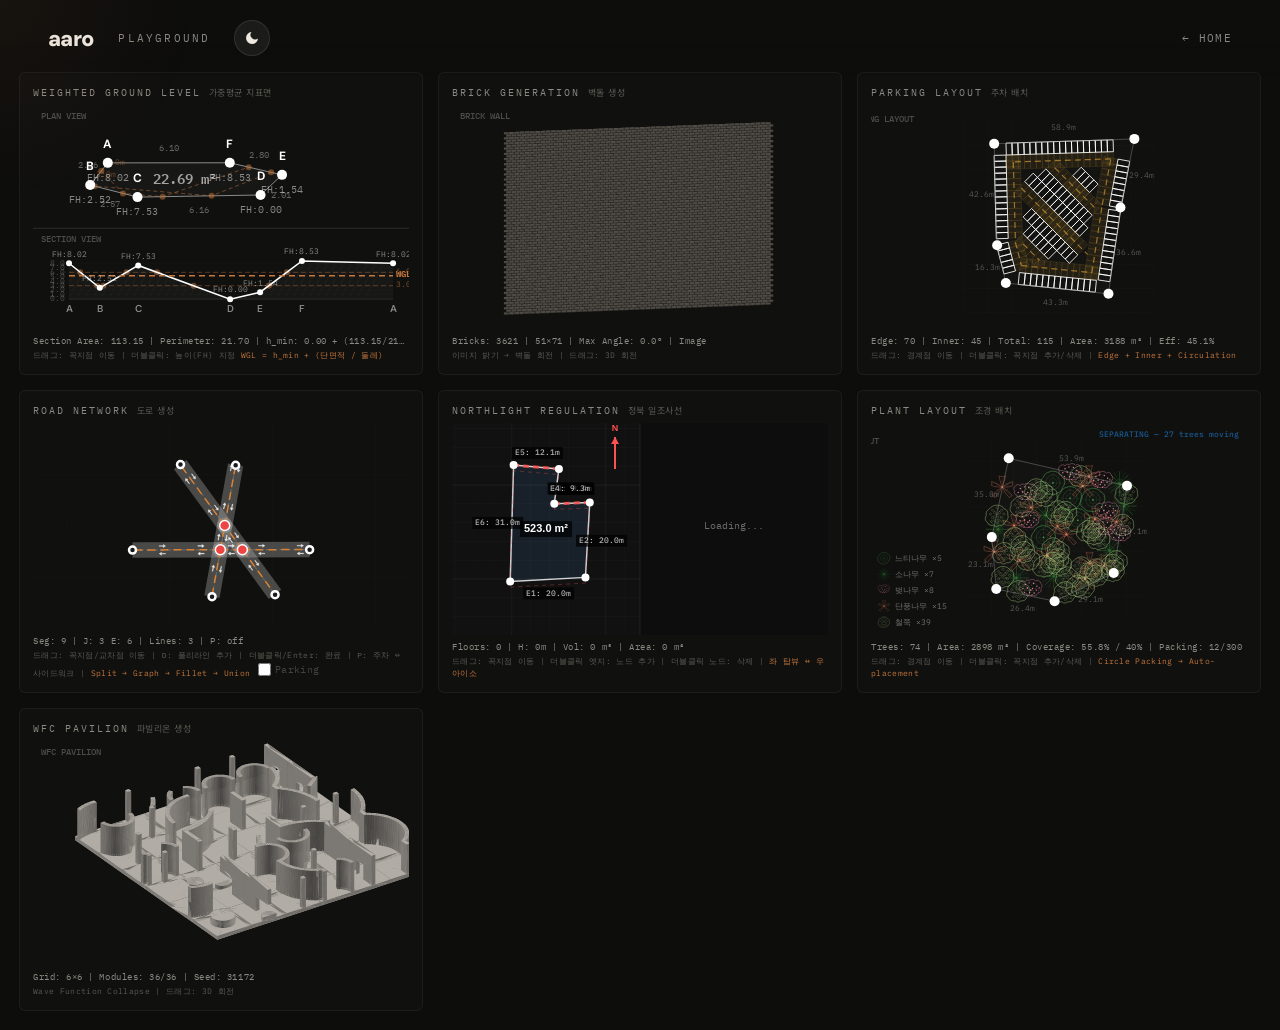
<file: playground/index.html>
<!DOCTYPE html>
<html lang="ko">
<head>
  <meta charset="UTF-8">
  <meta name="viewport" content="width=device-width, initial-scale=1.0">
  <base href="/playground/">
  <title>aaro — Playground</title>
  <meta name="description" content="AARO Playground: Interactive architectural algorithm demos.">
  <link rel="icon" type="image/svg+xml" href="data:image/svg+xml,%3Csvg xmlns='http://www.w3.org/2000/svg' viewBox='0 0 64 64'%3E%3Ccircle cx='32' cy='32' r='32' fill='%230D0D0C'/%3E%3Cstyle%3Etext%7Bfont-family:system-ui,-apple-system,sans-serif;font-weight:800;font-size:26px;fill:%23EDE8E0%7D%3C/style%3E%3Ctext text-anchor='middle' x='22' y='26'%3Ea%3C/text%3E%3Ctext text-anchor='middle' x='42' y='26'%3Ea%3C/text%3E%3Ctext text-anchor='middle' x='22' y='48'%3Er%3C/text%3E%3Ctext text-anchor='middle' x='42' y='48'%3Eo%3C/text%3E%3C/svg%3E">
  <link rel="preconnect" href="https://fonts.googleapis.com">
  <link rel="preconnect" href="https://fonts.gstatic.com" crossorigin>
  <link href="https://fonts.googleapis.com/css2?family=DM+Sans:opsz,wght@9..40,200;9..40,300;9..40,400;9..40,500;9..40,600;9..40,700;9..40,800;9..40,900&family=IBM+Plex+Mono:wght@300;400;500;600;700&family=Noto+Sans+KR:wght@200;300;400;500;600;700;800;900&display=swap" rel="stylesheet">
  <script>(function(){var t=localStorage.getItem('aaro-theme');if(t)document.documentElement.setAttribute('data-theme',t);})()</script>
  <link rel="stylesheet" href="style.css">
</head>
<body>
  <div class="grain"></div>
  <div class="cursor-glow" id="cursorGlow"></div>

  <header class="pg-header">
    <a href="/" class="pg-header__logo">aaro</a>
    <span class="pg-header__title">Playground</span>
    <button class="theme-toggle" id="themeToggle" aria-label="Toggle theme">
      <svg class="icon-moon" viewBox="0 0 24 24"><path d="M21 12.79A9 9 0 1 1 11.21 3a7 7 0 0 0 9.79 9.79z"/></svg>
      <svg class="icon-sun" viewBox="0 0 24 24"><path d="M12 18a6 6 0 1 1 0-12 6 6 0 0 1 0 12zm0-2a4 4 0 1 0 0-8 4 4 0 0 0 0 8zM11 1h2v3h-2V1zm0 19h2v3h-2v-3zM3.515 4.929l1.414-1.414L7.05 5.636 5.636 7.05 3.515 4.93zM16.95 18.364l1.414-1.414 2.121 2.121-1.414 1.414-2.121-2.121zm2.121-14.85l1.414 1.415-2.121 2.121-1.414-1.414 2.121-2.121zM5.636 16.95l1.414 1.414-2.121 2.121-1.414-1.414 2.121-2.121zM23 11v2h-3v-2h3zM4 11v2H1v-2h3z"/></svg>
    </button>
    <a href="/" class="pg-header__back">&larr; Home</a>
  </header>

  <main class="pg-grid" id="pgGrid"></main>

  <script type="module">
    // Theme toggle
    document.getElementById('themeToggle')?.addEventListener('click', () => {
      const html = document.documentElement;
      const next = html.getAttribute('data-theme') === 'light' ? 'dark' : 'light';
      if (next === 'dark') html.removeAttribute('data-theme');
      else html.setAttribute('data-theme', next);
      localStorage.setItem('aaro-theme', next);
    });

    // Cursor glow
    const glow = document.getElementById('cursorGlow');
    document.addEventListener('mousemove', e => {
      if (glow) { glow.style.left = e.clientX + 'px'; glow.style.top = e.clientY + 'px'; }
    });

    const VALID_ID = /^[a-z][a-z0-9-]*$/;

    function escapeHTML(str) {
      const el = document.createElement('span');
      el.textContent = str;
      return el.innerHTML;
    }

    // Build control elements from registry entry (DOM-based, no innerHTML)
    function appendControls(container, controls) {
      if (!controls || !controls.length) return;
      for (const ctrl of controls) {
        if (!VALID_ID.test(ctrl.inputId)) continue;
        if (ctrl.type === 'file') {
          const label = document.createElement('label');
          label.className = 'pg-upload-btn';
          const input = document.createElement('input');
          input.type = 'file';
          input.id = ctrl.inputId;
          input.accept = ctrl.accept || 'image/*';
          input.hidden = true;
          label.appendChild(input);
          label.appendChild(document.createTextNode(ctrl.label || 'File'));
          container.appendChild(label);
        } else if (ctrl.type === 'button') {
          const btn = document.createElement('button');
          btn.className = 'pg-action-btn';
          btn.id = ctrl.inputId;
          btn.textContent = ctrl.label || 'Run';
          container.appendChild(btn);
        } else if (ctrl.type === 'range') {
          const span = document.createElement('span');
          span.className = 'pg-ctrl';
          const lbl = document.createElement('label');
          lbl.textContent = ctrl.label || '';
          span.appendChild(lbl);
          const input = document.createElement('input');
          input.type = 'range';
          input.id = ctrl.inputId;
          input.min = ctrl.min; input.max = ctrl.max; input.value = ctrl.value;
          span.appendChild(input);
          container.appendChild(span);
        }
      }
    }

    // Build a cell article element from a registry entry (DOM-based)
    function buildCell(demo) {
      const article = document.createElement('article');
      article.className = 'pg-cell';
      article.id = `demo-${demo.id}`;

      const label = document.createElement('div');
      label.className = 'pg-cell__label';
      label.textContent = demo.title + ' ';
      const labelKr = document.createElement('span');
      labelKr.className = 'pg-cell__label-kr';
      labelKr.textContent = demo.titleKr;
      label.appendChild(labelKr);
      article.appendChild(label);

      const canvasWrap = document.createElement('div');
      canvasWrap.className = 'pg-cell__canvas-wrap';
      canvasWrap.appendChild(document.createElement('canvas'));
      article.appendChild(canvasWrap);

      const metrics = document.createElement('div');
      metrics.className = 'pg-cell__metrics';
      article.appendChild(metrics);

      const hint = document.createElement('div');
      hint.className = 'pg-cell__hint';
      // hint may contain intentional HTML (accent spans, &rarr;)
      hint.innerHTML = demo.hint || '';
      appendControls(hint, demo.controls);
      article.appendChild(hint);

      return article;
    }

    // Resolve a relative path against <base href>, working around
    // Safari where dynamic import() ignores the <base> tag.
    function resolveURL(rel) {
      return new URL(rel, document.baseURI).href;
    }

    // Load registry and init demos
    async function boot() {
      const grid = document.getElementById('pgGrid');
      const registry = await fetch(resolveURL('demos/registry.json')).then(r => r.json());

      for (const demo of registry) {
        // Validate demo ID and script path
        if (!VALID_ID.test(demo.id)) continue;
        const expectedScript = `demos/${demo.id}/index.js`;
        if (demo.script !== expectedScript) continue;

        const cell = buildCell(demo);
        grid.appendChild(cell);

        import(resolveURL(demo.script)).then(mod => {
          if (mod.init) mod.init(cell);
        }).catch(err => {
          console.error(`Failed to load demo "${demo.id}":`, err);
          cell.querySelector('.pg-cell__metrics').textContent = 'Failed to load';
        });
      }
    }

    boot();
  </script>
</body>
</html>
</file>
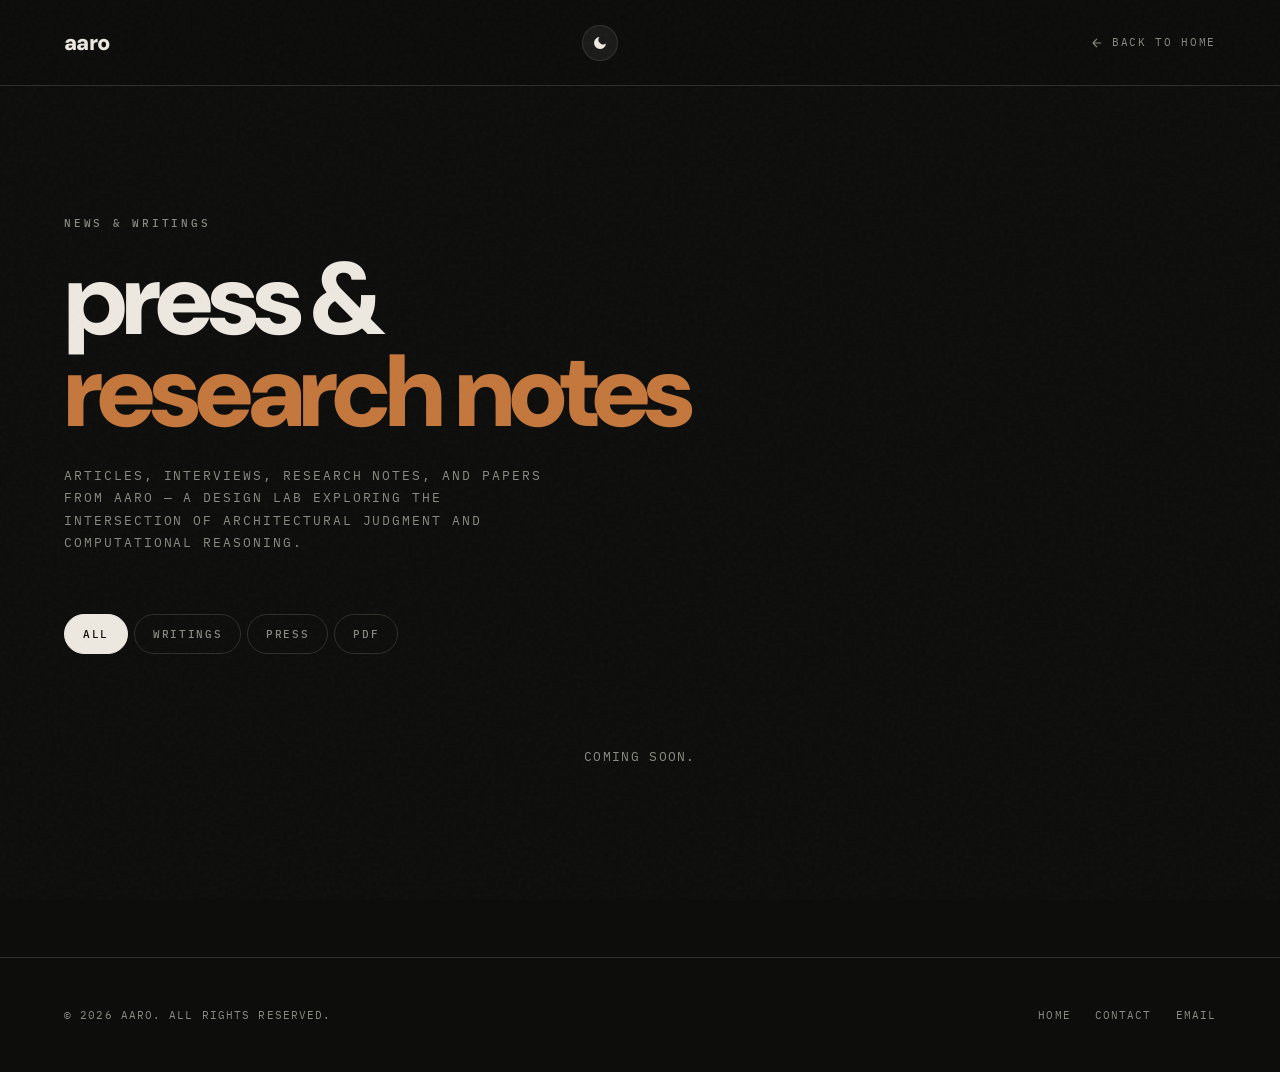
<file: publications.html>
<!DOCTYPE html>
<html lang="ko">
<head>
  <meta charset="UTF-8">
  <meta name="viewport" content="width=device-width, initial-scale=1.0">
  <title>Publications — aaro</title>
  <meta name="description" content="AARO — News, Writings, and Research Notes.">
  <link rel="icon" type="image/svg+xml" href="data:image/svg+xml,%3Csvg xmlns='http://www.w3.org/2000/svg' viewBox='0 0 64 64'%3E%3Ccircle cx='32' cy='32' r='32' fill='%230D0D0C'/%3E%3Cstyle%3Etext%7Bfont-family:system-ui,-apple-system,sans-serif;font-weight:800;font-size:26px;fill:%23EDE8E0%7D%3C/style%3E%3Ctext text-anchor='middle' x='22' y='26'%3Ea%3C/text%3E%3Ctext text-anchor='middle' x='42' y='26'%3Ea%3C/text%3E%3Ctext text-anchor='middle' x='22' y='48'%3Er%3C/text%3E%3Ctext text-anchor='middle' x='42' y='48'%3Eo%3C/text%3E%3C/svg%3E">
  <link rel="preconnect" href="https://fonts.googleapis.com">
  <link rel="preconnect" href="https://fonts.gstatic.com" crossorigin>
  <link href="https://fonts.googleapis.com/css2?family=DM+Sans:opsz,wght@9..40,200;9..40,300;9..40,400;9..40,500;9..40,600;9..40,700;9..40,800;9..40,900&family=IBM+Plex+Mono:wght@300;400;500;600;700&family=Noto+Sans+KR:wght@200;300;400;500;600;700;800;900&display=swap" rel="stylesheet">
  <script>(function(){var t=localStorage.getItem('aaro-theme');if(t)document.documentElement.setAttribute('data-theme',t);})()</script>
  <style>
    :root {
      --ink:     #0D0D0C;
      --ink-90:  #1A1A18;
      --ink-80:  #2E2E2A;
      --ink-60:  #5A5A52;
      --ink-40:  #8A8A82;
      --ink-20:  #BFBDB5;
      --ink-10:  #D8D3CB;
      --cream:   #EDE8E0;
      --white:   #F8F6F1;
      --accent:  #C4773C;
      --accent-h:#E8944A;
      --sans: 'DM Sans', 'Noto Sans KR', sans-serif;
      --mono: 'IBM Plex Mono', monospace;
      --ease: cubic-bezier(0.16, 1, 0.3, 1);
    }

    /* ── LIGHT THEME ── */
    [data-theme="light"] {
      --ink:     #F8F6F1;
      --ink-90:  #EFEDE8;
      --ink-80:  #D8D3CB;
      --ink-60:  #BFBDB5;
      --ink-40:  #5A5A52;
      --ink-20:  #2E2E2A;
      --ink-10:  #1A1A18;
      --cream:   #0D0D0C;
      --white:   #FFFFFF;
    }
    [data-theme="light"] .grain { opacity: 0.015; }
    [data-theme="light"] .pub-header {
      background: rgba(248,246,241,0.85);
      border-bottom-color: rgba(0,0,0,0.08);
    }
    [data-theme="light"] .pub-filter__btn {
      border-color: rgba(0,0,0,0.12);
    }
    [data-theme="light"] .pub-filter__btn.active {
      background: var(--cream); color: var(--ink); border-color: var(--cream);
    }
    [data-theme="light"] .pub-item { border-bottom-color: rgba(0,0,0,0.08); }
    [data-theme="light"] .pub-item:first-child { border-top-color: var(--cream); }
    [data-theme="light"] .pub-footer { border-top-color: rgba(0,0,0,0.08); }
    [data-theme="light"] ::selection { background: var(--accent); color: #fff; }

    /* ── THEME TOGGLE ── */
    .theme-toggle {
      width: 36px; height: 36px; border-radius: 50%;
      display: flex; align-items: center; justify-content: center;
      background: rgba(255,255,255,0.06);
      border: 1px solid rgba(255,255,255,0.1);
      cursor: pointer; transition: all 0.4s var(--ease);
    }
    .theme-toggle:hover { background: rgba(255,255,255,0.12); }
    .theme-toggle svg { width: 16px; height: 16px; fill: var(--cream); transition: fill 0.3s, transform 0.4s var(--ease); }
    .theme-toggle:hover svg { transform: rotate(30deg); }
    .theme-toggle .icon-sun { display: none; }
    .theme-toggle .icon-moon { display: block; }
    [data-theme="light"] .theme-toggle {
      background: rgba(0,0,0,0.05);
      border-color: rgba(0,0,0,0.1);
    }
    [data-theme="light"] .theme-toggle:hover { background: rgba(0,0,0,0.1); }
    [data-theme="light"] .theme-toggle .icon-sun { display: block; }
    [data-theme="light"] .theme-toggle .icon-moon { display: none; }

    *, *::before, *::after { box-sizing: border-box; margin: 0; padding: 0; }
    html { scroll-behavior: smooth; }
    body {
      background: var(--ink);
      color: var(--cream);
      font-family: var(--sans);
      font-size: 15px;
      line-height: 1.7;
      -webkit-font-smoothing: antialiased;
      min-height: 100vh;
    }
    ::selection { background: var(--accent); color: var(--ink); }
    ::-webkit-scrollbar { width: 0; }
    a { color: inherit; text-decoration: none; }
    button { cursor: pointer; border: none; background: none; font: inherit; color: inherit; }

    /* ── GRAIN OVERLAY ── */
    .grain {
      position: fixed; inset: 0; z-index: 9998; pointer-events: none;
      opacity: 0.03;
      background-image: url("data:image/svg+xml,%3Csvg viewBox='0 0 256 256' xmlns='http://www.w3.org/2000/svg'%3E%3Cfilter id='noise'%3E%3CfeTurbulence type='fractalNoise' baseFrequency='0.9' numOctaves='4' stitchTiles='stitch'/%3E%3C/filter%3E%3Crect width='100%25' height='100%25' filter='url(%23noise)'/%3E%3C/svg%3E");
    }

    /* ── TYPOGRAPHY ── */
    .t-mega {
      font-size: clamp(3rem, 8vw, 6.5rem);
      font-weight: 900; letter-spacing: -0.05em; line-height: 0.9;
    }
    .t-eyebrow {
      font-family: var(--mono); font-size: 11px; font-weight: 500;
      letter-spacing: 0.25em; text-transform: uppercase; color: var(--ink-40);
    }

    /* ── REVEAL ── */
    .rv {
      opacity: 0; transform: translateY(40px);
      transition: opacity 1.2s var(--ease), transform 1.2s var(--ease);
    }
    .rv.vis { opacity: 1; transform: translateY(0); }
    .rv-d1 { transition-delay: .1s } .rv-d2 { transition-delay: .2s }
    .rv-d3 { transition-delay: .3s } .rv-d4 { transition-delay: .4s }

    /* ── HEADER ── */
    .pub-header {
      position: sticky; top: 0; z-index: 100;
      display: flex; justify-content: space-between; align-items: center;
      padding: 24px clamp(32px, 5vw, 80px);
      background: rgba(13,13,12,0.85);
      backdrop-filter: blur(12px);
      -webkit-backdrop-filter: blur(12px);
      border-bottom: 1px solid var(--ink-80);
    }
    .pub-header__logo {
      font-size: 22px; font-weight: 900; letter-spacing: -0.03em;
      color: var(--cream);
    }
    .pub-header__back {
      font-family: var(--mono); font-size: 11px; letter-spacing: 0.15em;
      text-transform: uppercase; color: var(--ink-40);
      display: inline-flex; align-items: center; gap: 8px;
      transition: color 0.4s;
    }
    .pub-header__back:hover { color: var(--accent); }
    .pub-header__back svg { width: 14px; height: 14px; stroke: currentColor; fill: none; stroke-width: 2; }

    /* ── HERO ── */
    .pub-hero {
      padding: clamp(64px, 10vw, 140px) clamp(32px, 5vw, 80px) clamp(40px, 5vw, 60px);
      max-width: 1400px;
    }
    .pub-hero__title {
      text-transform: lowercase; color: var(--cream); margin-top: 20px;
    }
    .pub-hero__title .accent { color: var(--accent); }
    .pub-hero__sub {
      font-family: var(--mono); font-size: 13px; letter-spacing: 0.15em;
      text-transform: uppercase; color: var(--ink-40);
      margin-top: 28px; max-width: 60ch;
    }

    /* ── FILTER ── */
    .pub-main {
      padding: 0 clamp(32px, 5vw, 80px) clamp(80px, 10vw, 140px);
      max-width: 1400px;
    }
    .pub-filter {
      display: flex; gap: 6px; margin-bottom: 32px; flex-wrap: wrap;
    }
    .pub-filter__btn {
      font-family: var(--mono); font-size: 11px; font-weight: 500;
      letter-spacing: 0.15em; text-transform: uppercase;
      padding: 10px 18px; color: var(--ink-40);
      border: 1px solid var(--ink-80); border-radius: 999px;
      transition: all 0.3s;
    }
    .pub-filter__btn:hover { color: var(--cream); border-color: var(--ink-40); }
    .pub-filter__btn.active {
      color: var(--ink); background: var(--cream); border-color: var(--cream);
    }

    /* ── LIST ── */
    .pub-list { display: flex; flex-direction: column; gap: 0; }
    .pub-item {
      display: grid; grid-template-columns: 90px 1fr 110px; gap: 32px; align-items: baseline;
      padding: 28px 0; border-bottom: 1px solid var(--ink-80);
      transition: background 0.4s, padding 0.4s;
    }
    .pub-item:first-child { border-top: 1.5px solid var(--cream); }
    .pub-item:hover { background: rgba(196,119,60,0.04); padding-left: 12px; padding-right: 12px; }
    .pub-item.hidden { display: none; }
    .pub-item__date {
      font-family: var(--mono); font-size: 12px; color: var(--ink-40);
      letter-spacing: 0.1em; font-weight: 500;
    }
    .pub-item__body { display: flex; flex-direction: column; gap: 6px; }
    .pub-item__title {
      font-size: 17px; font-weight: 600; color: var(--cream); line-height: 1.5;
      transition: color 0.4s;
    }
    .pub-item:hover .pub-item__title { color: var(--accent); }
    .pub-item__meta {
      font-family: var(--mono); font-size: 12px; color: var(--ink-40);
      letter-spacing: 0.05em; line-height: 1.6;
    }
    .pub-item__meta span { color: var(--ink-20); }
    .pub-item__tag {
      font-family: var(--mono); font-size: 10px; font-weight: 500;
      letter-spacing: 0.15em; text-transform: uppercase; white-space: nowrap;
      align-self: center;
      padding: 6px 12px; border-radius: 999px;
      border: 1px solid currentColor;
      display: inline-block; justify-self: end;
    }
    .pub-item__tag--writing { color: var(--accent); }
    .pub-item__tag--press   { color: #8BA888; }
    .pub-item__tag--pdf     { color: #C4A574; }
    .pub-item__tag--talk    { color: #9BA3C4; }
    .pub-item__link {
      display: inline-flex; align-items: center; gap: 6px;
      font-family: var(--mono); font-size: 11px; color: var(--ink-40);
      letter-spacing: 0.1em; text-transform: uppercase;
      margin-top: 4px; transition: color 0.4s;
    }
    .pub-item:hover .pub-item__link { color: var(--accent); }
    .pub-item__link svg { width: 12px; height: 12px; stroke: currentColor; fill: none; stroke-width: 2; }

    /* ── EMPTY ── */
    .pub-empty {
      padding: 60px 0; text-align: center;
      color: var(--ink-40); font-family: var(--mono); font-size: 13px;
      letter-spacing: 0.1em; text-transform: uppercase;
      display: none;
    }
    .pub-empty.visible { display: block; }

    /* ── FOOTER ── */
    .pub-footer {
      padding: 48px clamp(32px, 5vw, 80px);
      border-top: 1px solid var(--ink-80);
      display: flex; justify-content: space-between; align-items: center;
      font-family: var(--mono); font-size: 11px; letter-spacing: 0.1em;
      text-transform: uppercase; color: var(--ink-40);
      flex-wrap: wrap; gap: 20px;
    }
    .pub-footer a { transition: color 0.4s; }
    .pub-footer a:hover { color: var(--accent); }
    .pub-footer__links { display: flex; gap: 24px; }

    /* ── RESPONSIVE ── */
    @media (max-width: 768px) {
      .pub-item { grid-template-columns: 1fr; gap: 10px; padding: 20px 0; }
      .pub-item:hover { padding-left: 0; padding-right: 0; }
      .pub-item__tag { justify-self: flex-start; align-self: flex-start; }
      .pub-filter { gap: 6px; }
      .pub-filter__btn { padding: 8px 14px; font-size: 10px; }
      .pub-header { padding: 20px; }
      .pub-hero { padding: 60px 20px 40px; }
      .pub-main { padding: 0 20px 80px; }
    }
  </style>
</head>
<body>

  <div class="grain"></div>

  <header class="pub-header">
    <a href="index.html" class="pub-header__logo">aaro</a>
    <button class="theme-toggle" id="themeToggle" aria-label="Toggle theme">
      <svg class="icon-moon" viewBox="0 0 24 24"><path d="M21 12.79A9 9 0 1 1 11.21 3a7 7 0 0 0 9.79 9.79z"/></svg>
      <svg class="icon-sun" viewBox="0 0 24 24"><path d="M12 18a6 6 0 1 1 0-12 6 6 0 0 1 0 12zm0-2a4 4 0 1 0 0-8 4 4 0 0 0 0 8zM11 1h2v3h-2V1zm0 19h2v3h-2v-3zM3.515 4.929l1.414-1.414L7.05 5.636 5.636 7.05 3.515 4.93zM16.95 18.364l1.414-1.414 2.121 2.121-1.414 1.414-2.121-2.121zm2.121-14.85l1.414 1.415-2.121 2.121-1.414-1.414 2.121-2.121zM5.636 16.95l1.414 1.414-2.121 2.121-1.414-1.414 2.121-2.121zM23 11v2h-3v-2h3zM4 11v2H1v-2h3z"/></svg>
    </button>
    <a href="index.html" class="pub-header__back">
      <svg viewBox="0 0 24 24"><path d="M19 12H5M5 12l7-7M5 12l7 7"/></svg>
      Back to home
    </a>
  </header>

  <section class="pub-hero">
    <p class="t-eyebrow rv">News &amp; Writings</p>
    <h1 class="t-mega pub-hero__title rv rv-d1">
      press &amp;<br><span class="accent">research notes</span>
    </h1>
    <p class="pub-hero__sub rv rv-d2">
      Articles, interviews, research notes, and papers from AARO — a design lab exploring
      the intersection of architectural judgment and computational reasoning.
    </p>
  </section>

  <main class="pub-main">
    <div class="pub-filter rv rv-d3" id="pubFilter">
      <button class="pub-filter__btn active" data-filter="all">All</button>
      <button class="pub-filter__btn" data-filter="writing">Writings</button>
      <button class="pub-filter__btn" data-filter="press">Press</button>
      <button class="pub-filter__btn" data-filter="pdf">PDF</button>
    </div>

    <div class="pub-list rv rv-d4" id="pubList"></div>

    <div class="pub-empty visible" id="pubEmpty">Coming soon.</div>
  </main>

  <footer class="pub-footer">
    <div>&copy; 2026 AARO. All rights reserved.</div>
    <div class="pub-footer__links">
      <a href="index.html">Home</a>
      <a href="index.html#s6">Contact</a>
      <a href="mailto:architecture.algorithm@gmail.com">Email</a>
    </div>
  </footer>

  <script>
    // ── Theme toggle ──
    document.getElementById('themeToggle')?.addEventListener('click', () => {
      const html = document.documentElement;
      const next = html.getAttribute('data-theme') === 'light' ? 'dark' : 'light';
      if (next === 'dark') html.removeAttribute('data-theme');
      else html.setAttribute('data-theme', next);
      localStorage.setItem('aaro-theme', next);
    });

    // ── Reveal ──
    const rvObs = new IntersectionObserver(es => es.forEach(e => {
      if (e.isIntersecting) e.target.classList.add('vis');
    }), { threshold: .08 });
    document.querySelectorAll('.rv').forEach(el => rvObs.observe(el));

    // ── Filter ──
    const pubFilter = document.getElementById('pubFilter');
    const pubItems = document.querySelectorAll('#pubList .pub-item');
    const pubEmpty = document.getElementById('pubEmpty');
    pubFilter.addEventListener('click', e => {
      const btn = e.target.closest('.pub-filter__btn');
      if (!btn) return;
      const f = btn.dataset.filter;
      pubFilter.querySelectorAll('.pub-filter__btn').forEach(b =>
        b.classList.toggle('active', b === btn)
      );
      let visible = 0;
      pubItems.forEach(it => {
        const hide = f !== 'all' && it.dataset.type !== f;
        it.classList.toggle('hidden', hide);
        if (!hide) visible++;
      });
      pubEmpty.classList.toggle('visible', visible === 0);
    });
  </script>

</body>
</html>
</file>
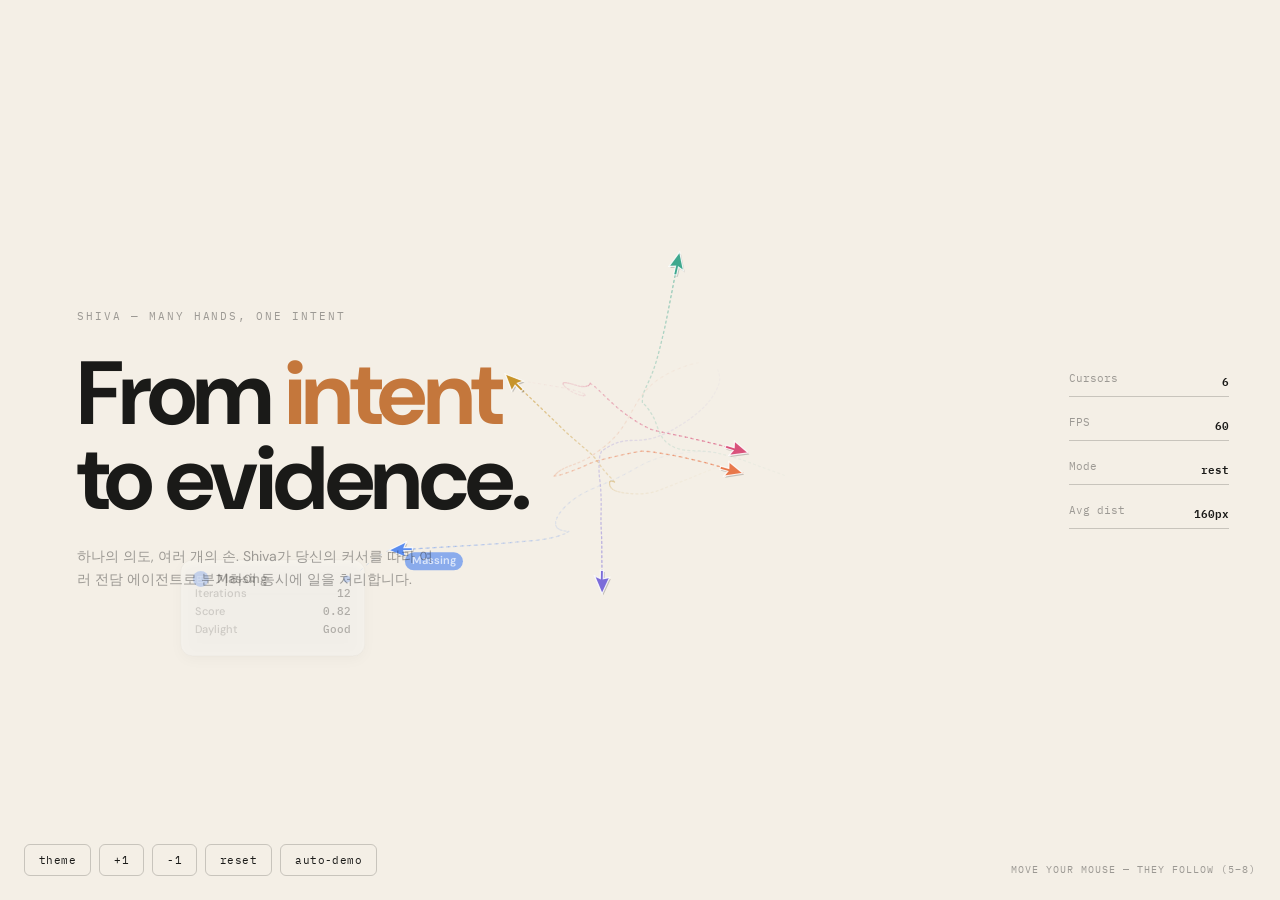
<file: test-shiva-cursor.html>
<!doctype html>
<html lang="en">
<head>
  <meta charset="utf-8" />
  <meta name="viewport" content="width=device-width,initial-scale=1" />
  <title>Shiva Multi-Cursor — Boids Test</title>
  <link rel="preconnect" href="https://fonts.googleapis.com">
  <link rel="preconnect" href="https://fonts.gstatic.com" crossorigin>
  <link href="https://fonts.googleapis.com/css2?family=DM+Sans:wght@400;500;600;700&family=IBM+Plex+Mono:wght@400;500;600&display=swap" rel="stylesheet">
  <style>
    :root {
      --bg: #F4EFE6;
      --ink: #1A1A18;
      --ink-40: rgba(26,26,24,0.4);
      --ink-20: rgba(26,26,24,0.2);
      --accent: #C4773C;
      --user-color: #2D7AF6;
    }
    [data-theme="dark"] {
      --bg: #0E0E0C;
      --ink: #EDE8E0;
      --ink-40: rgba(237,232,224,0.4);
      --ink-20: rgba(237,232,224,0.2);
    }
    * { margin: 0; padding: 0; box-sizing: border-box; }
    html, body {
      width: 100%; height: 100%;
      background: var(--bg); color: var(--ink);
      font-family: 'DM Sans', system-ui, sans-serif;
      overflow: hidden;
      cursor: none;             /* hide native cursor — user is "Shiva" */
    }

    .stage {
      position: fixed; inset: 0;
      overflow: hidden;
    }

    /* Hero text overlay */
    .hero {
      position: fixed; left: 6vw; top: 50%;
      transform: translateY(-50%);
      z-index: 4;
      pointer-events: none;
      max-width: 540px;
    }
    .hero h1 {
      font-size: clamp(40px, 7vw, 96px);
      line-height: 0.95;
      letter-spacing: -0.04em;
      font-weight: 700;
      margin-bottom: 24px;
    }
    .hero h1 em {
      color: var(--accent);
      font-style: normal;
    }
    .hero p {
      font-size: clamp(13px, 1.1vw, 16px);
      color: var(--ink-40);
      max-width: 36ch;
      line-height: 1.6;
    }
    .hero .kicker {
      font-family: 'IBM Plex Mono', monospace;
      font-size: 11px;
      letter-spacing: 0.18em;
      text-transform: uppercase;
      color: var(--ink-40);
      margin-bottom: 28px;
      display: block;
    }

    /* Stat strip */
    .stats {
      position: fixed; right: 4vw; top: 50%;
      transform: translateY(-50%);
      display: grid;
      grid-template-columns: 1fr;
      gap: 18px;
      pointer-events: none;
      font-family: 'IBM Plex Mono', monospace;
      font-size: 11px;
      color: var(--ink-40);
      z-index: 4;
      min-width: 160px;
    }
    .stats .row {
      display: flex; justify-content: space-between;
      border-bottom: 1px solid var(--ink-20);
      padding-bottom: 6px;
    }
    .stats .v { color: var(--ink); font-weight: 600; }

    /* Controls */
    .controls {
      position: fixed; left: 24px; bottom: 24px;
      z-index: 5;
      display: flex; gap: 8px; flex-wrap: wrap;
      font-family: 'IBM Plex Mono', monospace;
      font-size: 11px;
    }
    .controls button {
      background: transparent;
      border: 1px solid var(--ink-20);
      color: var(--ink);
      padding: 8px 14px;
      cursor: pointer;
      border-radius: 6px;
      transition: all .2s;
      font-family: inherit;
      font-size: 11px;
      letter-spacing: 0.04em;
    }
    .controls button:hover { border-color: var(--accent); color: var(--accent); }
    .controls button.active { background: var(--accent); color: var(--bg); border-color: var(--accent); }

    /* Canvas — full background */
    canvas#stage {
      position: absolute; inset: 0;
      width: 100%; height: 100%;
      display: block;
    }

    /* Hint */
    .hint {
      position: fixed; right: 24px; bottom: 24px;
      font-family: 'IBM Plex Mono', monospace;
      font-size: 10px;
      letter-spacing: 0.1em;
      color: var(--ink-40);
      text-transform: uppercase;
      z-index: 4;
    }
  </style>
</head>
<body data-theme="light">
  <div class="stage">
    <canvas id="stage"></canvas>

    <div class="hero">
      <span class="kicker">Shiva — many hands, one intent</span>
      <h1>From <em>intent</em><br>to evidence.</h1>
      <p>하나의 의도, 여러 개의 손. Shiva가 당신의 커서를 따라
      여러 전담 에이전트로 분기하여 동시에 일을 처리합니다.</p>
    </div>

    <div class="stats">
      <div class="row"><span>Cursors</span><span class="v" id="statCount">0</span></div>
      <div class="row"><span>FPS</span><span class="v" id="statFps">0</span></div>
      <div class="row"><span>Mode</span><span class="v" id="statMode">cohesion</span></div>
      <div class="row"><span>Avg dist</span><span class="v" id="statDist">—</span></div>
    </div>

    <div class="controls">
      <button id="btnTheme">theme</button>
      <button id="btnCount">+1</button>
      <button id="btnLess">-1</button>
      <button id="btnReset">reset</button>
      <button id="btnAuto">auto-demo</button>
    </div>

    <div class="hint">move your mouse — they follow (5–8)</div>
  </div>

<script>
(function () {
  'use strict';

  // ── Roles & stats (from concept image) ──
  const ROLES = [
    { label: 'Regulation', color: '#7B6CD9', glyph: '◇', stats: [
      { k: 'FAR',      v: '2.10',  ok: true },
      { k: 'Height',   v: '48.0m', ok: true },
      { k: 'Setbacks', v: 'OK',    ok: true },
    ]},
    { label: 'Massing', color: '#5B8DEF', glyph: '◰', stats: [
      { k: 'Iterations', v: '12'   },
      { k: 'Score',      v: '0.82' },
      { k: 'Daylight',   v: 'Good' },
    ]},
    { label: 'Parking', color: '#E8784B', glyph: 'P', stats: [
      { k: 'Spaces', v: '128'       },
      { k: 'Ratio',  v: '1 / 93 m²' },
      { k: 'Access', v: 'OK'        },
    ]},
    { label: 'Critic', color: '#3FA88E', glyph: '✱', stats: [
      { k: 'Overshadowing', v: 'Low'        },
      { k: 'Wind',          v: 'Acceptable' },
      { k: 'Public Realm',  v: 'Strong'     },
    ]},
    { label: 'Report', color: '#D9527B', glyph: '≡', stats: [
      { k: 'Pages',    v: '42'    },
      { k: 'Diagrams', v: '18'    },
      { k: 'Status',   v: 'Draft' },
    ]},
    { label: 'Context', color: '#C7942A', glyph: '◐', stats: [
      { k: 'Views',  v: 'Good'   },
      { k: 'Noise',  v: 'Low'    },
      { k: 'Access', v: 'Strong' },
    ]},
  ];

  const COUNT_MIN = 5, COUNT_MAX = 8, COUNT_DEFAULT = 6;

  const canvas = document.getElementById('stage');
  const ctx = canvas.getContext('2d');
  const dpr = Math.max(1, window.devicePixelRatio || 1);

  let W = 0, H = 0;
  const cursors = [];
  const user = { x: -9999, y: -9999, vx: 0, vy: 0, active: false, lastMove: 0 };
  const userTrail = [];
  const TRAIL_MAX_MS = 1300;       // per-cursor trail history window
  const USER_TRAIL_MAX_MS = 1500;  // user pursuit-lag history

  let autoDemo = false;
  let autoT = 0;
  let wasIdle = false;

  function resize() {
    const r = canvas.getBoundingClientRect();
    W = r.width; H = r.height;
    canvas.width = W * dpr; canvas.height = H * dpr;
    canvas.style.width = W + 'px'; canvas.style.height = H + 'px';
    ctx.setTransform(dpr, 0, 0, dpr, 0, 0);
  }

  function spawnAgent(i) {
    const role = ROLES[i % ROLES.length];
    const angle = Math.random() * Math.PI * 2;
    const dist = 80 + Math.random() * 140;
    const cx = W * 0.5, cy = H * 0.5;
    return {
      x: cx + Math.cos(angle) * dist,
      y: cy + Math.sin(angle) * dist,
      vx: 0, vy: 0,
      role,
      rot: 0,
      maxSpeed: 4.6 + Math.random() * 2.4,
      eagerness: 0.7 + Math.random() * 0.7,
      lateralBias: (Math.random() * 2 - 1) * 0.95,
      pursueLag: 60 + Math.random() * 220,
      // trail (own)
      trail: [],
      // rest state
      hasRest: false, restX: 0, restY: 0,
      bubbleSide: 1,                  // +1 right, -1 left of cursor
      bubbleOp: 0,
      // mild personality
      jitterSeed: Math.random() * 1000,
      connectorBias: (Math.random() * 2 - 1) * 0.9,
    };
  }

  function setCount(n) {
    n = Math.max(COUNT_MIN, Math.min(COUNT_MAX, n));
    while (cursors.length < n) cursors.push(spawnAgent(cursors.length));
    while (cursors.length > n) cursors.pop();
    return n;
  }

  // ── Tunables ──
  const PARAMS = {
    SEP_RADIUS: 78,                 // wider — prevents label-pill overlap
    SEP_FORCE: 1.8,
    ALI_RADIUS: 100,
    ALI_FORCE: 0.05,
    PURSUE_FORCE: 0.038,
    REST_FORCE: 0.045,
    DAMPING: 0.90,
    REST_DAMPING: 0.82,             // stronger damping near rest
    LEASH_R: 320,
    LEASH_FORCE: 0.06,
    PERSONAL_SPACE: 50,
    IDLE_MS: 600,                   // pause this long → settle to rest
    REST_LOCK_DIST: 22,             // within this px → snap rotation, fade-in bubble
    ROT_LERP: 0.18,
    MOVE_THRESH: 0.55,
  };

  // ── Mouse / touch ──
  function trackMove(clientX, clientY) {
    const r = canvas.getBoundingClientRect();
    const x = clientX - r.left;
    const y = clientY - r.top;
    if (Math.hypot(x - user.x, y - user.y) < 0.5) return;
    user.vx = x - user.x; user.vy = y - user.y;
    user.x = x; user.y = y;
    user.active = true;
    user.lastMove = performance.now();
    userTrail.push({ x, y, t: user.lastMove });
  }
  window.addEventListener('mousemove', e => trackMove(e.clientX, e.clientY));
  window.addEventListener('touchmove', e => {
    if (e.touches[0]) trackMove(e.touches[0].clientX, e.touches[0].clientY);
  }, { passive: true });
  window.addEventListener('touchstart', e => {
    if (e.touches[0]) trackMove(e.touches[0].clientX, e.touches[0].clientY);
  }, { passive: true });

  function pruneTrail(now) {
    while (userTrail.length > 0 && now - userTrail[0].t > USER_TRAIL_MAX_MS) {
      userTrail.shift();
    }
  }
  function trailPointAt(now, lagMs) {
    const target = now - lagMs;
    for (let i = userTrail.length - 1; i >= 0; i--) {
      if (userTrail[i].t <= target) return userTrail[i];
    }
    return userTrail[0] || { x: user.x, y: user.y };
  }

  // ── Rest assignment: distribute cursors in angular slots around user ──
  // Distribute rest positions on a single ring around the user. Equal radii
  // + tight angular jitter prevents bubbles at adjacent slots from overlapping.
  function assignRestPositions() {
    const N = cursors.length;
    const slotSize = (Math.PI * 2) / N;
    const margin = 110;
    // Largest ring that still keeps every cursor (and its bubble) on canvas.
    const safeR = Math.min(
      user.x - margin,
      W - user.x - margin,
      user.y - margin,
      H - user.y - margin,
    );
    const baseR = Math.max(170, Math.min(260, safeR));
    // Random global rotation so the layout doesn't look identical each idle.
    const phase = Math.random() * slotSize;
    const order = cursors.slice().sort(() => Math.random() - 0.5);
    // When N is large, the slot pitch shrinks and adjacent bubbles overlap.
    // Stagger neighbours onto an inner / outer ring so bubble centres don't
    // collide. (Below 8 we keep a single clean ring.)
    const stagger = N >= 8;
    for (let i = 0; i < N; i++) {
      const a = order[i];
      const ang = phase + slotSize * i + (Math.random() - 0.5) * slotSize * 0.18;
      const ringR = stagger && i % 2 === 1 ? baseR * 0.74 : baseR;
      let rx = user.x + Math.cos(ang) * ringR;
      let ry = user.y + Math.sin(ang) * ringR;
      rx = Math.max(60, Math.min(W - 60, rx));
      ry = Math.max(60, Math.min(H - 60, ry));
      a.restX = rx; a.restY = ry;
      a.hasRest = true;
    }
  }
  function clearRestAssignments() {
    for (const a of cursors) a.hasRest = false;
  }

  // ── Step ──
  function step(dt) {
    const now = performance.now();
    if (autoDemo) {
      autoT += dt * 0.0005;
      const cx = W * 0.5 + Math.cos(autoT) * (W * 0.20);
      const cy = H * 0.5 + Math.sin(autoT * 1.7) * (H * 0.18);
      if (Math.hypot(cx - user.x, cy - user.y) > 0.5) {
        user.vx = cx - user.x; user.vy = cy - user.y;
        user.x = cx; user.y = cy;
        user.lastMove = now;
        user.active = true;
        userTrail.push({ x: cx, y: cy, t: now });
      }
    }
    pruneTrail(now);

    const idleMs = now - user.lastMove;
    const isIdle = idleMs > PARAMS.IDLE_MS;
    if (isIdle && !wasIdle) assignRestPositions();
    if (!isIdle && wasIdle) clearRestAssignments();
    wasIdle = isIdle;

    document.getElementById('statMode').textContent = isIdle ? 'rest' : 'pursue';

    // User direction (for flank offsets)
    const usp = Math.hypot(user.vx, user.vy);
    const ndx = usp > 0.01 ? user.vx / usp : 1;
    const ndy = usp > 0.01 ? user.vy / usp : 0;
    const perpX = -ndy, perpY = ndx;

    let totalDist = 0;

    for (let i = 0; i < cursors.length; i++) {
      const a = cursors[i];

      // ── Target selection ──
      let tx, ty, pushK;
      if (isIdle && a.hasRest) {
        tx = a.restX; ty = a.restY;
        pushK = PARAMS.REST_FORCE * a.eagerness;
      } else {
        const lag = trailPointAt(now, a.pursueLag);
        const flankAmt = 75;
        const trailAmt = 35;
        tx = lag.x + perpX * a.lateralBias * flankAmt - ndx * trailAmt;
        ty = lag.y + perpY * a.lateralBias * flankAmt - ndy * trailAmt;
        pushK = PARAMS.PURSUE_FORCE * a.eagerness;
      }
      let pX = (tx - a.x) * pushK;
      let pY = (ty - a.y) * pushK;

      // ── Boids: separation + alignment ──
      let sepX = 0, sepY = 0, sepN = 0, aliX = 0, aliY = 0, aliN = 0;
      for (let j = 0; j < cursors.length; j++) {
        if (j === i) continue;
        const b = cursors[j];
        const dx = a.x - b.x, dy = a.y - b.y;
        const d2 = dx * dx + dy * dy;
        if (d2 < PARAMS.SEP_RADIUS * PARAMS.SEP_RADIUS && d2 > 0.01) {
          const d = Math.sqrt(d2);
          const k = (PARAMS.SEP_RADIUS - d) / PARAMS.SEP_RADIUS;
          sepX += (dx / d) * k; sepY += (dy / d) * k; sepN++;
        }
        if (d2 < PARAMS.ALI_RADIUS * PARAMS.ALI_RADIUS) {
          aliX += b.vx; aliY += b.vy; aliN++;
        }
      }
      a.vx += pX; a.vy += pY;
      if (sepN > 0) {
        a.vx += (sepX / sepN) * PARAMS.SEP_FORCE * 4;
        a.vy += (sepY / sepN) * PARAMS.SEP_FORCE * 4;
      }
      if (aliN > 0) {
        a.vx += ((aliX / aliN) - a.vx) * PARAMS.ALI_FORCE;
        a.vy += ((aliY / aliN) - a.vy) * PARAMS.ALI_FORCE;
      }

      // ── Leash + personal-space (around user pointer) ──
      {
        const dx = a.x - user.x, dy = a.y - user.y;
        const d = Math.hypot(dx, dy);
        if (d > PARAMS.LEASH_R && d > 0.01) {
          const overflow = d - PARAMS.LEASH_R;
          a.vx -= (dx / d) * overflow * PARAMS.LEASH_FORCE;
          a.vy -= (dy / d) * overflow * PARAMS.LEASH_FORCE;
        }
        if (d < PARAMS.PERSONAL_SPACE && d > 0.01) {
          const k = (PARAMS.PERSONAL_SPACE - d) / PARAMS.PERSONAL_SPACE;
          a.vx += (dx / d) * k * 1.4;
          a.vy += (dy / d) * k * 1.4;
        }
        totalDist += d;
      }

      // Damping (stronger near rest target so they actually settle)
      let damping = PARAMS.DAMPING;
      let distToTarget = Math.hypot(tx - a.x, ty - a.y);
      if (isIdle && distToTarget < 50) damping = PARAMS.REST_DAMPING;
      a.vx *= damping; a.vy *= damping;

      const sp = Math.hypot(a.vx, a.vy);
      if (sp > a.maxSpeed) {
        a.vx = (a.vx / sp) * a.maxSpeed;
        a.vy = (a.vy / sp) * a.maxSpeed;
      }
      // micro-jitter only when not at rest (rest should look still)
      if (!isIdle || distToTarget > PARAMS.REST_LOCK_DIST) {
        a.vx += (Math.random() - 0.5) * 0.05;
        a.vy += (Math.random() - 0.5) * 0.05;
      }
      a.x += a.vx; a.y += a.vy;

      // canvas-edge bounds
      const m = 24;
      if (a.x < m)     a.vx += (m - a.x) * 0.05;
      if (a.x > W - m) a.vx -= (a.x - (W - m)) * 0.05;
      if (a.y < m)     a.vy += (m - a.y) * 0.05;
      if (a.y > H - m) a.vy -= (a.y - (H - m)) * 0.05;

      // ── Trail history (for dashed motion trail) ──
      // Only record when meaningfully moving — prevents stuttering when at rest.
      if (sp > 0.4) {
        a.trail.push({ x: a.x, y: a.y, t: now });
      }
      while (a.trail.length > 0 && now - a.trail[0].t > TRAIL_MAX_MS) {
        a.trail.shift();
      }

      // ── Velocity-aligned rotation (smoothed) ──
      if (sp > PARAMS.MOVE_THRESH) {
        const va = Math.atan2(a.vy, a.vx);
        const targetRot = va + Math.PI - 1.13;
        let dRot = targetRot - a.rot;
        while (dRot > Math.PI)  dRot -= Math.PI * 2;
        while (dRot < -Math.PI) dRot += Math.PI * 2;
        a.rot += dRot * PARAMS.ROT_LERP;
      } else if (isIdle && distToTarget < PARAMS.REST_LOCK_DIST) {
        // At rest: ease back to natural OS-cursor orientation
        const dRot = 0 - a.rot;
        a.rot += dRot * 0.06;
      }

      // ── Bubble opacity ──
      const atRest = isIdle && distToTarget < PARAMS.REST_LOCK_DIST;
      const targetOp = atRest ? 1 : 0;
      // Asymmetric: slow fade-in (feels considered), fast fade-out (feels reactive)
      const lerp = targetOp > a.bubbleOp ? 0.045 : 0.14;
      a.bubbleOp += (targetOp - a.bubbleOp) * lerp;
    }

    document.getElementById('statDist').textContent =
      cursors.length ? Math.round(totalDist / cursors.length) + 'px' : '—';
  }

  // ── Render ──
  const ARROW_PATH = new Path2D(
    'M 0 0 L 0 18 L 5.2 14 L 8.6 21.8 L 11.4 20.6 L 8 13 L 14.4 13 Z'
  );

  // Hex alpha helper
  const ah = (a) => Math.floor(Math.max(0, Math.min(1, a)) * 255).toString(16).padStart(2, '0');

  function drawTrail(c, now) {
    if (c.trail.length < 2) return;
    // Trail visibility scales with how active we are (hide when bubble showing).
    const baseAlpha = 0.62 * (1 - c.bubbleOp);
    if (baseAlpha < 0.02) return;
    ctx.save();
    ctx.setLineDash([2, 3.5]);
    ctx.lineCap = 'round';
    ctx.lineWidth = 1.3;
    for (let i = 1; i < c.trail.length; i++) {
      const p0 = c.trail[i - 1], p1 = c.trail[i];
      const age = (now - p1.t) / TRAIL_MAX_MS;
      const a = baseAlpha * (1 - age) * (1 - age);
      if (a < 0.02) continue;
      ctx.beginPath();
      ctx.moveTo(p0.x, p0.y);
      ctx.lineTo(p1.x, p1.y);
      ctx.strokeStyle = c.role.color + ah(a);
      ctx.stroke();
    }
    ctx.restore();
  }

  function drawCursor(c) {
    // Shadow in world coords (light from upper-left) — does not invert when
    // cursor rotates to face its movement direction.
    ctx.save();
    ctx.translate(c.x + 1.2, c.y + 1.6);
    ctx.rotate(c.rot);
    ctx.fillStyle = 'rgba(0,0,0,0.20)';
    ctx.fill(ARROW_PATH);
    ctx.restore();

    // Body
    ctx.save();
    ctx.translate(c.x, c.y);
    ctx.rotate(c.rot);
    ctx.fillStyle = c.role.color; ctx.fill(ARROW_PATH);
    ctx.strokeStyle = 'rgba(255,255,255,0.85)'; ctx.lineWidth = 1.2;
    ctx.stroke(ARROW_PATH);
    ctx.restore();

    // Label pill — fades out as bubble fades in, also fades during fast motion
    // so converging cursors don't pile labels on top of each other.
    const sp = Math.hypot(c.vx, c.vy);
    const speedFade = sp > 1.6 ? Math.max(0, 1 - (sp - 1.6) / 2.5) : 1;
    const labelOp = (1 - c.bubbleOp) * speedFade;
    if (labelOp > 0.04) {
      ctx.save();
      ctx.globalAlpha = labelOp;
      ctx.font = "600 11px 'DM Sans', sans-serif";
      const tw = ctx.measureText(c.role.label).width;
      const lx = c.x + 16, ly = c.y + 2, pw = tw + 14, ph = 18, rr = 9;
      ctx.beginPath();
      ctx.moveTo(lx + rr, ly);
      ctx.arcTo(lx + pw, ly, lx + pw, ly + ph, rr);
      ctx.arcTo(lx + pw, ly + ph, lx, ly + ph, rr);
      ctx.arcTo(lx, ly + ph, lx, ly, rr);
      ctx.arcTo(lx, ly, lx + pw, ly, rr);
      ctx.closePath();
      ctx.fillStyle = c.role.color; ctx.fill();
      ctx.fillStyle = '#fff'; ctx.textBaseline = 'middle';
      ctx.fillText(c.role.label, lx + 7, ly + ph / 2);
      ctx.restore();
    }
  }

  function roundRect(x, y, w, h, r) {
    ctx.beginPath();
    ctx.moveTo(x + r, y);
    ctx.arcTo(x + w, y, x + w, y + h, r);
    ctx.arcTo(x + w, y + h, x, y + h, r);
    ctx.arcTo(x, y + h, x, y, r);
    ctx.arcTo(x, y, x + w, y, r);
    ctx.closePath();
  }

  // Bubble dimensions
  const BUB = {
    w: 184,
    headerH: 30,
    rowH: 18,
    padX: 14,
    padY: 12,
    radius: 12,
  };
  function bubbleHeight(role) {
    return BUB.headerH + role.stats.length * BUB.rowH + BUB.padY;
  }

  function drawBubble(c) {
    if (c.bubbleOp < 0.02) return;
    const op = c.bubbleOp;
    const role = c.role;
    const w = BUB.w;
    const h = bubbleHeight(role);
    // Anchor: bubble extends outward away from user
    const dirX = c.x - user.x, dirY = c.y - user.y;
    const dirLen = Math.hypot(dirX, dirY) || 1;
    const ndx = dirX / dirLen, ndy = dirY / dirLen;
    // Anchor point on bubble nearest cursor
    const anchorOffset = 26;
    const ax = c.x + ndx * anchorOffset;
    const ay = c.y + ndy * anchorOffset;
    // Place top-left so bubble grows outward; clamp to canvas
    let bx = ax + (ndx >= 0 ? 0 : -w);
    let by = ay + (ndy >= 0 ? 0 : -h);
    bx = Math.max(8, Math.min(W - w - 8, bx));
    by = Math.max(8, Math.min(H - h - 8, by));

    ctx.save();
    ctx.globalAlpha = op;

    // Connector — dashed curved line from cursor to bubble
    const connEndX = bx + (c.x < bx + w / 2 ? 8 : w - 8);
    const connEndY = by + 14;
    ctx.save();
    ctx.globalAlpha = op * 0.55;
    ctx.setLineDash([3, 5]);
    ctx.lineWidth = 1;
    ctx.strokeStyle = role.color;
    ctx.beginPath();
    ctx.moveTo(c.x, c.y);
    // Per-cursor curve bend so connector arcs don't all bend the same way.
    const segDx = connEndX - c.x, segDy = connEndY - c.y;
    const segLen = Math.hypot(segDx, segDy) || 1;
    const perpX = -segDy / segLen, perpY = segDx / segLen;
    const bend = Math.min(28, segLen * 0.22);
    const cpx = (c.x + connEndX) / 2 + perpX * bend * c.connectorBias;
    const cpy = (c.y + connEndY) / 2 + perpY * bend * c.connectorBias;
    ctx.quadraticCurveTo(cpx, cpy, connEndX, connEndY);
    ctx.stroke();
    ctx.restore();

    // Card shadow + body
    ctx.shadowColor = 'rgba(0,0,0,0.10)';
    ctx.shadowBlur = 14;
    ctx.shadowOffsetY = 4;
    roundRect(bx, by, w, h, BUB.radius);
    ctx.fillStyle = 'rgba(255,255,255,0.97)';
    ctx.fill();
    ctx.shadowBlur = 0;
    ctx.shadowOffsetY = 0;
    ctx.strokeStyle = 'rgba(26,26,24,0.10)';
    ctx.lineWidth = 0.8;
    ctx.stroke();

    // Header
    const headerY = by + BUB.padY;
    // Glyph badge
    ctx.fillStyle = role.color;
    ctx.beginPath();
    ctx.arc(bx + BUB.padX + 6, headerY + 7, 8, 0, Math.PI * 2);
    ctx.fill();
    ctx.fillStyle = '#fff';
    ctx.font = "600 11px 'IBM Plex Mono', monospace";
    ctx.textAlign = 'center';
    ctx.textBaseline = 'middle';
    ctx.fillText(role.glyph, bx + BUB.padX + 6, headerY + 7);
    // Label
    ctx.font = "600 13px 'DM Sans', sans-serif";
    ctx.textAlign = 'left';
    ctx.fillStyle = '#1A1A18';
    ctx.fillText(role.label, bx + BUB.padX + 22, headerY + 8);
    // Color dot
    ctx.beginPath();
    ctx.arc(bx + w - BUB.padX - 4, headerY + 7, 3.5, 0, Math.PI * 2);
    ctx.fillStyle = role.color;
    ctx.fill();

    // Divider
    ctx.beginPath();
    ctx.moveTo(bx + BUB.padX, headerY + 22);
    ctx.lineTo(bx + w - BUB.padX, headerY + 22);
    ctx.strokeStyle = 'rgba(26,26,24,0.08)';
    ctx.lineWidth = 0.6;
    ctx.stroke();

    // Stat rows
    ctx.font = "500 11px 'DM Sans', sans-serif";
    ctx.textBaseline = 'middle';
    for (let i = 0; i < role.stats.length; i++) {
      const stat = role.stats[i];
      const ry = by + BUB.headerH + i * BUB.rowH + 4;
      ctx.fillStyle = 'rgba(26,26,24,0.55)';
      ctx.textAlign = 'left';
      ctx.fillText(stat.k, bx + BUB.padX, ry);
      // Right-aligned value
      ctx.textAlign = 'right';
      const vx = bx + w - BUB.padX - (stat.ok ? 14 : 0);
      ctx.fillStyle = '#1A1A18';
      ctx.font = "500 11px 'IBM Plex Mono', monospace";
      ctx.fillText(stat.v, vx, ry);
      ctx.font = "500 11px 'DM Sans', sans-serif";
      if (stat.ok) {
        ctx.textAlign = 'right';
        ctx.fillStyle = role.color;
        ctx.fillText('✓', bx + w - BUB.padX, ry);
      }
    }
    ctx.textAlign = 'left';
    ctx.restore();
  }

  function drawUserCursor() {
    if (!user.active && !autoDemo) return;
    const cssCol = getComputedStyle(document.body).getPropertyValue('--user-color').trim() || '#2D7AF6';
    ctx.save();
    ctx.translate(user.x, user.y);

    const t = performance.now() * 0.002;
    const ringR = 16 + Math.sin(t) * 3;
    ctx.beginPath(); ctx.arc(0, 0, ringR, 0, Math.PI * 2);
    ctx.strokeStyle = cssCol + '55'; ctx.lineWidth = 1.2; ctx.stroke();

    const grad = ctx.createRadialGradient(0, 0, 4, 0, 0, 80);
    grad.addColorStop(0, cssCol + '22'); grad.addColorStop(1, 'transparent');
    ctx.fillStyle = grad;
    ctx.beginPath(); ctx.arc(0, 0, 80, 0, Math.PI * 2); ctx.fill();

    // Faint leash circle (test page only)
    ctx.beginPath(); ctx.arc(0, 0, PARAMS.LEASH_R, 0, Math.PI * 2);
    ctx.strokeStyle = cssCol + '12';
    ctx.setLineDash([4, 6]);
    ctx.lineWidth = 1; ctx.stroke();
    ctx.setLineDash([]);

    ctx.fillStyle = 'rgba(0,0,0,0.25)';
    ctx.translate(0.7, 1.2); ctx.fill(ARROW_PATH); ctx.translate(-0.7, -1.2);
    ctx.fillStyle = cssCol; ctx.fill(ARROW_PATH);
    ctx.strokeStyle = 'rgba(255,255,255,0.9)';
    ctx.lineWidth = 1.4; ctx.stroke(ARROW_PATH);
    ctx.restore();

    ctx.font = "700 11px 'IBM Plex Mono', monospace";
    const tw = ctx.measureText('you').width;
    const lx = user.x + 16, ly = user.y - 6, pw = tw + 14, ph = 18, rr = 9;
    ctx.beginPath();
    ctx.moveTo(lx + rr, ly);
    ctx.arcTo(lx + pw, ly, lx + pw, ly + ph, rr);
    ctx.arcTo(lx + pw, ly + ph, lx, ly + ph, rr);
    ctx.arcTo(lx, ly + ph, lx, ly, rr);
    ctx.arcTo(lx, ly, lx + pw, ly, rr);
    ctx.closePath();
    ctx.fillStyle = cssCol; ctx.fill();
    ctx.fillStyle = '#fff'; ctx.textBaseline = 'middle';
    ctx.fillText('you', lx + 7, ly + ph / 2);
  }

  function draw() {
    const now = performance.now();
    ctx.clearRect(0, 0, W, H);

    // Trails first (under cursors)
    for (const c of cursors) drawTrail(c, now);

    // Soft connector lines from user → nearby cursors (only when active)
    const swarmLineOp = 1 - Math.max(...cursors.map(c => c.bubbleOp), 0);
    if ((user.active || autoDemo) && swarmLineOp > 0.05) {
      for (const c of cursors) {
        const d = Math.hypot(c.x - user.x, c.y - user.y);
        if (d > 240) continue;
        const op = Math.max(0.04, Math.min(0.18, 1 - d / 240)) * 0.55 * swarmLineOp;
        ctx.beginPath();
        ctx.moveTo(user.x, user.y);
        ctx.lineTo(c.x, c.y);
        ctx.strokeStyle = c.role.color + ah(op);
        ctx.lineWidth = 0.6;
        ctx.stroke();
      }
    }

    // Bubbles (above trails, below cursors so cursor stays visible)
    for (const c of cursors) drawBubble(c);
    for (const c of cursors) drawCursor(c);
    drawUserCursor();
  }

  // ── FPS + loop ──
  let lastT = performance.now();
  let frameCount = 0;
  let fpsAcc = 0;
  function loop(t) {
    const dt = Math.min(50, t - lastT);
    lastT = t;
    step(dt);
    draw();
    frameCount++;
    fpsAcc += dt;
    if (fpsAcc > 500) {
      const fps = Math.round(1000 * frameCount / fpsAcc);
      document.getElementById('statFps').textContent = fps;
      frameCount = 0; fpsAcc = 0;
    }
    document.getElementById('statCount').textContent = cursors.length;
    requestAnimationFrame(loop);
  }

  function init() {
    resize();
    setCount(COUNT_DEFAULT);
    user.x = W * 0.5; user.y = H * 0.5;
    requestAnimationFrame(loop);
  }
  window.addEventListener('resize', resize);
  init();

  // ── Controls ──
  document.getElementById('btnTheme').addEventListener('click', () => {
    const cur = document.body.getAttribute('data-theme');
    document.body.setAttribute('data-theme', cur === 'dark' ? 'light' : 'dark');
  });
  document.getElementById('btnCount').addEventListener('click', () => setCount(cursors.length + 1));
  document.getElementById('btnLess').addEventListener('click',  () => setCount(cursors.length - 1));
  document.getElementById('btnReset').addEventListener('click', () => {
    cursors.length = 0;
    setCount(COUNT_DEFAULT);
  });
  const btnAuto = document.getElementById('btnAuto');
  btnAuto.addEventListener('click', () => {
    autoDemo = !autoDemo;
    btnAuto.classList.toggle('active', autoDemo);
  });
})();
</script>
</body>
</html>
</file>
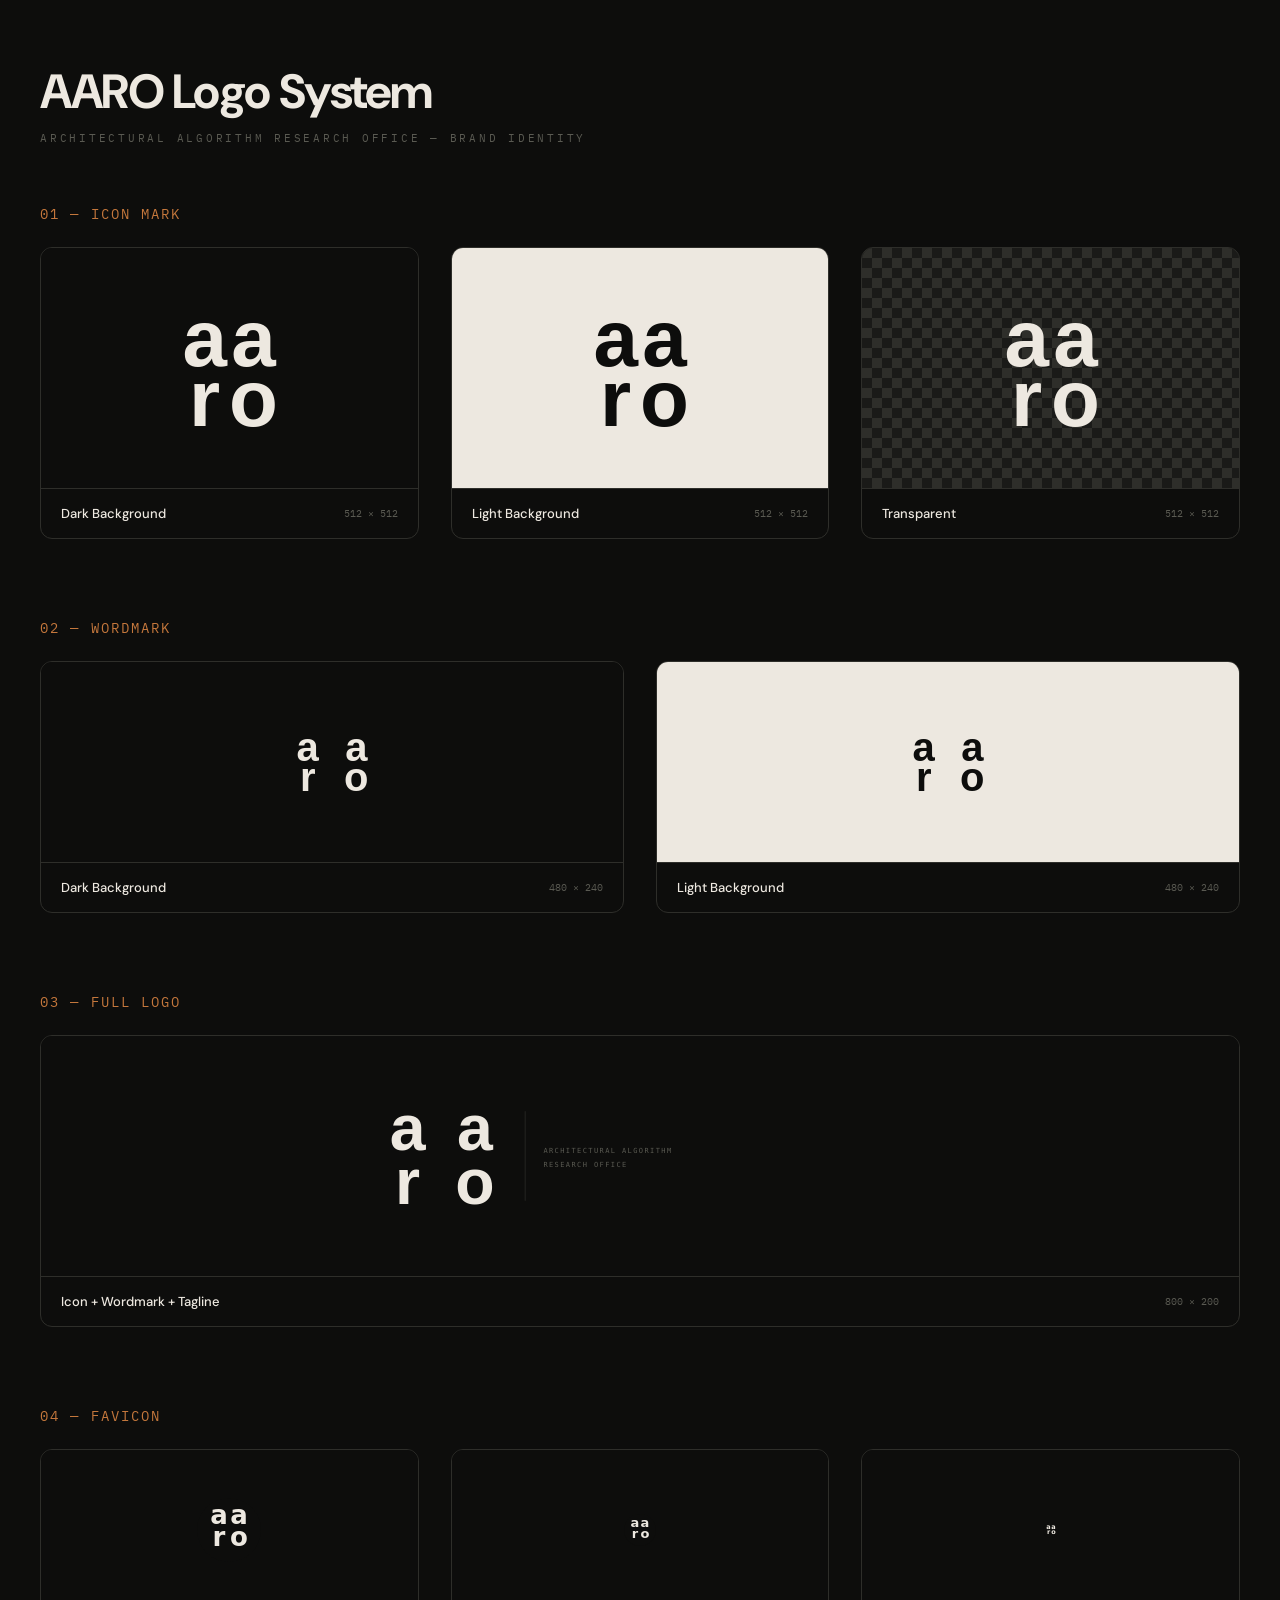
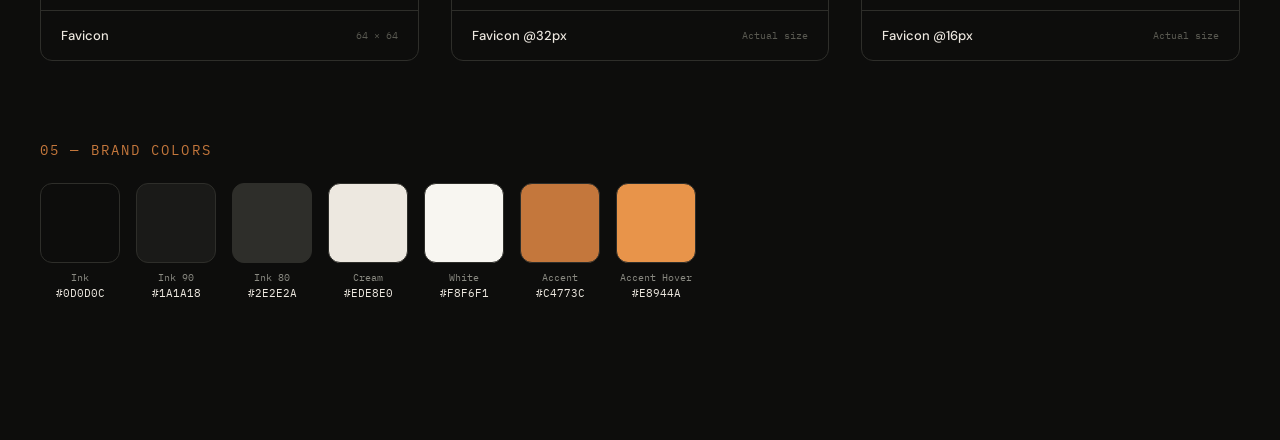
<file: assets/logo/preview.html>
<!DOCTYPE html>
<html lang="en">
<head>
  <meta charset="UTF-8">
  <meta name="viewport" content="width=device-width, initial-scale=1.0">
  <title>AARO Logo System</title>
  <link href="https://fonts.googleapis.com/css2?family=DM+Sans:wght@300;400;700&family=IBM+Plex+Mono:wght@400;500&display=swap" rel="stylesheet">
  <style>
    :root {
      --ink: #0D0D0C;
      --ink-90: #1A1A18;
      --ink-80: #2E2E2A;
      --cream: #EDE8E0;
      --white: #F8F6F1;
      --accent: #C4773C;
    }
    * { box-sizing: border-box; margin: 0; padding: 0; }
    body {
      font-family: 'DM Sans', sans-serif;
      background: var(--ink);
      color: var(--cream);
      padding: 60px 40px;
      min-height: 100vh;
    }
    h1 {
      font-size: 48px;
      font-weight: 700;
      margin-bottom: 8px;
      letter-spacing: -0.03em;
    }
    .subtitle {
      font-family: 'IBM Plex Mono', monospace;
      font-size: 11px;
      letter-spacing: 0.25em;
      text-transform: uppercase;
      color: #5A5A52;
      margin-bottom: 60px;
    }
    .section {
      margin-bottom: 80px;
    }
    .section h2 {
      font-size: 14px;
      font-weight: 400;
      letter-spacing: 0.15em;
      text-transform: uppercase;
      color: var(--accent);
      margin-bottom: 24px;
      font-family: 'IBM Plex Mono', monospace;
    }
    .grid {
      display: grid;
      grid-template-columns: repeat(auto-fit, minmax(280px, 1fr));
      gap: 32px;
    }
    .card {
      border: 1px solid var(--ink-80);
      border-radius: 12px;
      overflow: hidden;
    }
    .card-preview {
      display: flex;
      align-items: center;
      justify-content: center;
      padding: 40px;
      min-height: 200px;
    }
    .card-preview.dark { background: var(--ink); }
    .card-preview.light { background: var(--cream); }
    .card-preview.checker {
      background-image: linear-gradient(45deg, #1a1a18 25%, transparent 25%),
        linear-gradient(-45deg, #1a1a18 25%, transparent 25%),
        linear-gradient(45deg, transparent 75%, #1a1a18 75%),
        linear-gradient(-45deg, transparent 75%, #1a1a18 75%);
      background-size: 20px 20px;
      background-position: 0 0, 0 10px, 10px -10px, -10px 0px;
      background-color: #2E2E2A;
    }
    .card-preview img {
      max-width: 100%;
      max-height: 160px;
    }
    .card-preview.full img {
      max-height: 80px;
    }
    .card-info {
      padding: 16px 20px;
      border-top: 1px solid var(--ink-80);
      display: flex;
      justify-content: space-between;
      align-items: center;
    }
    .card-info .name {
      font-size: 13px;
      font-weight: 500;
    }
    .card-info .meta {
      font-family: 'IBM Plex Mono', monospace;
      font-size: 10px;
      color: #5A5A52;
    }
    .colors {
      display: flex;
      gap: 16px;
      flex-wrap: wrap;
    }
    .color-chip {
      width: 80px;
      text-align: center;
    }
    .color-chip .swatch {
      width: 80px;
      height: 80px;
      border-radius: 12px;
      border: 1px solid var(--ink-80);
      margin-bottom: 8px;
    }
    .color-chip .label {
      font-family: 'IBM Plex Mono', monospace;
      font-size: 10px;
      color: #8A8A82;
    }
    .color-chip .hex {
      font-family: 'IBM Plex Mono', monospace;
      font-size: 11px;
      margin-top: 2px;
    }
  </style>
</head>
<body>
  <h1>AARO Logo System</h1>
  <p class="subtitle">Architectural Algorithm Research Office &mdash; Brand Identity</p>

  <!-- Icon Marks -->
  <div class="section">
    <h2>01 &mdash; Icon Mark</h2>
    <div class="grid">
      <div class="card">
        <div class="card-preview dark">
          <img src="aaro-icon-dark.svg" alt="Icon Dark">
        </div>
        <div class="card-info">
          <span class="name">Dark Background</span>
          <span class="meta">512 &times; 512</span>
        </div>
      </div>
      <div class="card">
        <div class="card-preview light">
          <img src="aaro-icon-light.svg" alt="Icon Light">
        </div>
        <div class="card-info">
          <span class="name">Light Background</span>
          <span class="meta">512 &times; 512</span>
        </div>
      </div>
      <div class="card">
        <div class="card-preview checker">
          <img src="aaro-icon-transparent.svg" alt="Icon Transparent">
        </div>
        <div class="card-info">
          <span class="name">Transparent</span>
          <span class="meta">512 &times; 512</span>
        </div>
      </div>
    </div>
  </div>

  <!-- Wordmarks -->
  <div class="section">
    <h2>02 &mdash; Wordmark</h2>
    <div class="grid">
      <div class="card">
        <div class="card-preview dark full">
          <img src="aaro-wordmark-dark.svg" alt="Wordmark Dark">
        </div>
        <div class="card-info">
          <span class="name">Dark Background</span>
          <span class="meta">480 &times; 240</span>
        </div>
      </div>
      <div class="card">
        <div class="card-preview light full">
          <img src="aaro-wordmark-light.svg" alt="Wordmark Light">
        </div>
        <div class="card-info">
          <span class="name">Light Background</span>
          <span class="meta">480 &times; 240</span>
        </div>
      </div>
    </div>
  </div>

  <!-- Full Logo -->
  <div class="section">
    <h2>03 &mdash; Full Logo</h2>
    <div class="grid">
      <div class="card" style="grid-column: span 2">
        <div class="card-preview dark" style="min-height: 240px;">
          <img src="aaro-full-dark.svg" alt="Full Logo" style="max-height: 140px; max-width: 90%;">
        </div>
        <div class="card-info">
          <span class="name">Icon + Wordmark + Tagline</span>
          <span class="meta">800 &times; 200</span>
        </div>
      </div>
    </div>
  </div>

  <!-- Favicon -->
  <div class="section">
    <h2>04 &mdash; Favicon</h2>
    <div class="grid">
      <div class="card">
        <div class="card-preview dark" style="min-height: 160px;">
          <img src="aaro-favicon.svg" alt="Favicon" style="max-height: 64px;">
        </div>
        <div class="card-info">
          <span class="name">Favicon</span>
          <span class="meta">64 &times; 64</span>
        </div>
      </div>
      <div class="card">
        <div class="card-preview dark" style="min-height: 160px;">
          <img src="aaro-favicon.svg" alt="Favicon 32" style="max-height: 32px;">
        </div>
        <div class="card-info">
          <span class="name">Favicon @32px</span>
          <span class="meta">Actual size</span>
        </div>
      </div>
      <div class="card">
        <div class="card-preview dark" style="min-height: 160px;">
          <img src="aaro-favicon.svg" alt="Favicon 16" style="max-height: 16px;">
        </div>
        <div class="card-info">
          <span class="name">Favicon @16px</span>
          <span class="meta">Actual size</span>
        </div>
      </div>
    </div>
  </div>

  <!-- Brand Colors -->
  <div class="section">
    <h2>05 &mdash; Brand Colors</h2>
    <div class="colors">
      <div class="color-chip">
        <div class="swatch" style="background: #0D0D0C;"></div>
        <div class="label">Ink</div>
        <div class="hex">#0D0D0C</div>
      </div>
      <div class="color-chip">
        <div class="swatch" style="background: #1A1A18;"></div>
        <div class="label">Ink 90</div>
        <div class="hex">#1A1A18</div>
      </div>
      <div class="color-chip">
        <div class="swatch" style="background: #2E2E2A;"></div>
        <div class="label">Ink 80</div>
        <div class="hex">#2E2E2A</div>
      </div>
      <div class="color-chip">
        <div class="swatch" style="background: #EDE8E0;"></div>
        <div class="label">Cream</div>
        <div class="hex">#EDE8E0</div>
      </div>
      <div class="color-chip">
        <div class="swatch" style="background: #F8F6F1;"></div>
        <div class="label">White</div>
        <div class="hex">#F8F6F1</div>
      </div>
      <div class="color-chip">
        <div class="swatch" style="background: #C4773C;"></div>
        <div class="label">Accent</div>
        <div class="hex">#C4773C</div>
      </div>
      <div class="color-chip">
        <div class="swatch" style="background: #E8944A;"></div>
        <div class="label">Accent Hover</div>
        <div class="hex">#E8944A</div>
      </div>
    </div>
  </div>
</body>
</html>
</file>
<file: playground/style.css>
:root {
  --ink:     #0D0D0C;
  --ink-90:  #1A1A18;
  --ink-80:  #2E2E2A;
  --ink-60:  #5A5A52;
  --ink-40:  #8A8A82;
  --ink-20:  #BFBDB5;
  --ink-10:  #D8D3CB;
  --cream:   #EDE8E0;
  --white:   #F8F6F1;
  --accent:  #C4773C;
  --accent-h:#E8944A;
  --sans: 'DM Sans', 'Noto Sans KR', sans-serif;
  --mono: 'IBM Plex Mono', monospace;
  --ease: cubic-bezier(0.16, 1, 0.3, 1);
  --ease-smooth: cubic-bezier(0.25, 0.1, 0.25, 1);
}

/* ── LIGHT THEME ── */
[data-theme="light"] {
  --ink:     #F8F6F1;
  --ink-90:  #EFEDE8;
  --ink-80:  #D8D3CB;
  --ink-60:  #BFBDB5;
  --ink-40:  #5A5A52;
  --ink-20:  #2E2E2A;
  --ink-10:  #1A1A18;
  --cream:   #0D0D0C;
  --white:   #FFFFFF;
}
[data-theme="light"] .grain { opacity: 0.015; }
[data-theme="light"] .cursor-glow {
  background: radial-gradient(circle, rgba(196,119,60,0.08) 0%, transparent 70%);
}
[data-theme="light"] .pg-header {
  background: linear-gradient(to bottom, var(--ink) 60%, transparent);
}
[data-theme="light"] .pg-cell {
  background: rgba(0,0,0,0.02);
  border-color: rgba(0,0,0,0.07);
}
[data-theme="light"] .pg-cell:hover { border-color: rgba(196,119,60,0.2); }
[data-theme="light"] .pg-ctrl input[type="range"] {
  background: rgba(0,0,0,0.12);
}
[data-theme="light"] ::selection { background: var(--accent); color: #fff; }

/* ── THEME TOGGLE ── */
.theme-toggle {
  width: 36px; height: 36px; border-radius: 50%;
  display: flex; align-items: center; justify-content: center;
  background: rgba(255,255,255,0.06);
  border: 1px solid rgba(255,255,255,0.1);
  cursor: pointer; transition: all 0.4s var(--ease);
}
.theme-toggle:hover { background: rgba(255,255,255,0.12); }
.theme-toggle svg { width: 16px; height: 16px; fill: var(--cream); transition: fill 0.3s, transform 0.4s var(--ease); }
.theme-toggle:hover svg { transform: rotate(30deg); }
.theme-toggle .icon-sun { display: none; }
.theme-toggle .icon-moon { display: block; }
[data-theme="light"] .theme-toggle {
  background: rgba(0,0,0,0.05);
  border-color: rgba(0,0,0,0.1);
}
[data-theme="light"] .theme-toggle:hover { background: rgba(0,0,0,0.1); }
[data-theme="light"] .theme-toggle .icon-sun { display: block; }
[data-theme="light"] .theme-toggle .icon-moon { display: none; }

*, *::before, *::after { box-sizing: border-box; margin: 0; padding: 0; }
html { -webkit-font-smoothing: antialiased; -moz-osx-font-smoothing: grayscale; }
body {
  background: var(--ink);
  color: var(--cream);
  font-family: var(--sans);
  min-height: 100vh;
  overflow-x: hidden;
}
a { color: inherit; text-decoration: none; }

.grain {
  position: fixed; inset: 0; pointer-events: none; z-index: 9998;
  background: url("data:image/svg+xml,%3CsvgviewBox='0 0 200 200'xmlns='http://www.w3.org/2000/svg'%3E%3Cfilter id='n'%3E%3CfeTurbulence type='fractalNoise'baseFrequency='0.65'numOctaves='3'stitchTiles='stitch'/%3E%3C/filter%3E%3Crect width='100%25'height='100%25'filter='url(%23n)'/%3E%3C/svg%3E");
  opacity: 0.03;
}
.cursor-glow {
  position: fixed; width: 400px; height: 400px; border-radius: 50%;
  background: radial-gradient(circle, rgba(196,119,60,0.06) 0%, transparent 70%);
  pointer-events: none; z-index: 9997;
  transform: translate(-50%, -50%);
  transition: opacity 0.3s;
}

.pg-header {
  position: fixed; top: 0; left: 0; right: 0; z-index: 100;
  display: flex; align-items: center; gap: 24px;
  padding: 20px clamp(24px, 4vw, 48px);
  background: linear-gradient(to bottom, var(--ink) 60%, transparent);
}
.pg-header__logo {
  font-size: 22px; font-weight: 900; letter-spacing: -0.03em;
  transition: color 0.3s;
}
.pg-header__logo:hover { color: var(--accent); }
.pg-header__title {
  font-family: var(--mono); font-size: 11px; letter-spacing: 0.2em;
  text-transform: uppercase; color: var(--ink-40);
}
.pg-header__back {
  margin-left: auto;
  font-family: var(--mono); font-size: 11px; letter-spacing: 0.12em;
  text-transform: uppercase; color: var(--ink-40);
  transition: color 0.3s;
}
.pg-header__back:hover { color: var(--accent); }

.pg-grid {
  display: grid;
  grid-template-columns: repeat(3, 1fr);
  gap: clamp(10px, 1.2vw, 20px);
  padding: clamp(10px, 1.5vw, 24px);
  padding-top: 72px;
}

.pg-cell {
  background: rgba(255,255,255,0.015);
  border: 1px solid rgba(255,255,255,0.05);
  border-radius: 6px;
  padding: clamp(10px, 1vw, 16px);
  display: flex;
  flex-direction: column;
  min-height: 0;
  position: relative;
  transition: border-color 0.4s var(--ease);
  overflow: hidden;
  aspect-ratio: 4 / 3;
}
.pg-cell:hover { border-color: rgba(196,119,60,0.15); }

.pg-cell__label {
  font-family: var(--mono); font-size: 10px; letter-spacing: 0.2em;
  text-transform: uppercase; color: var(--ink-40); margin-bottom: 6px;
  display: flex; align-items: baseline; gap: 8px; flex-shrink: 0;
}
.pg-cell__label-kr {
  font-family: 'Noto Sans KR', sans-serif; font-size: 9px;
  letter-spacing: 0.05em; text-transform: none; color: var(--ink-60);
}
.pg-cell__canvas-wrap {
  flex: 1; min-height: 0; position: relative; border-radius: 4px; overflow: hidden;
}
.pg-cell__canvas-wrap canvas {
  position: absolute; top: 0; left: 0; width: 100%; height: 100%;
  display: block;
}
.pg-cell__metrics {
  font-family: var(--mono); font-size: 9px; color: var(--ink-40);
  letter-spacing: 0.06em; margin-top: 6px; white-space: nowrap;
  overflow: hidden; text-overflow: ellipsis; flex-shrink: 0;
}
.pg-cell__hint {
  font-family: var(--mono); font-size: 8px; color: var(--ink-60);
  letter-spacing: 0.04em; margin-top: 3px; line-height: 1.5; flex-shrink: 0;
}
.pg-cell__hint .accent { color: var(--accent); }

.pg-upload-btn {
  display: inline-block; cursor: pointer;
  border: 1px solid rgba(196,119,60,0.4); border-radius: 3px;
  padding: 2px 8px; margin-left: 6px;
  font-family: var(--mono); font-size: 8px; letter-spacing: 0.1em;
  text-transform: uppercase; color: var(--accent);
  transition: all 0.3s var(--ease);
}
.pg-upload-btn:hover { background: rgba(196,119,60,0.1); border-color: var(--accent); }

.pg-action-btn {
  display: inline-block; cursor: pointer;
  border: 1px solid rgba(196,119,60,0.4); border-radius: 3px;
  padding: 2px 8px; margin-left: 6px; background: transparent;
  font-family: var(--mono); font-size: 8px; letter-spacing: 0.1em;
  text-transform: uppercase; color: var(--accent);
  transition: all 0.3s var(--ease);
}
.pg-action-btn:hover { background: rgba(196,119,60,0.15); border-color: var(--accent); }
.pg-action-btn:active { background: rgba(196,119,60,0.25); }
[data-theme="light"] .pg-action-btn { border-color: rgba(196,119,60,0.5); }

.pg-ctrl {
  display: inline-flex; align-items: center; gap: 4px; margin-left: 6px;
}
.pg-ctrl input[type="range"] {
  width: 60px; height: 3px; -webkit-appearance: none; appearance: none;
  background: rgba(255,255,255,0.15); border-radius: 2px; outline: none;
  cursor: pointer;
}
.pg-ctrl input[type="range"]::-webkit-slider-thumb {
  -webkit-appearance: none; width: 10px; height: 10px; border-radius: 50%;
  background: var(--accent); cursor: pointer;
}

@media (max-width: 860px) {
  .pg-grid { grid-template-columns: 1fr 1fr; }
  .pg-cell__hint { display: none; }
  .cursor-glow { display: none; }
  .pg-header { padding: 14px 16px; }
}
@media (max-width: 600px) {
  .pg-grid { grid-template-columns: 1fr; }
}
</file>
